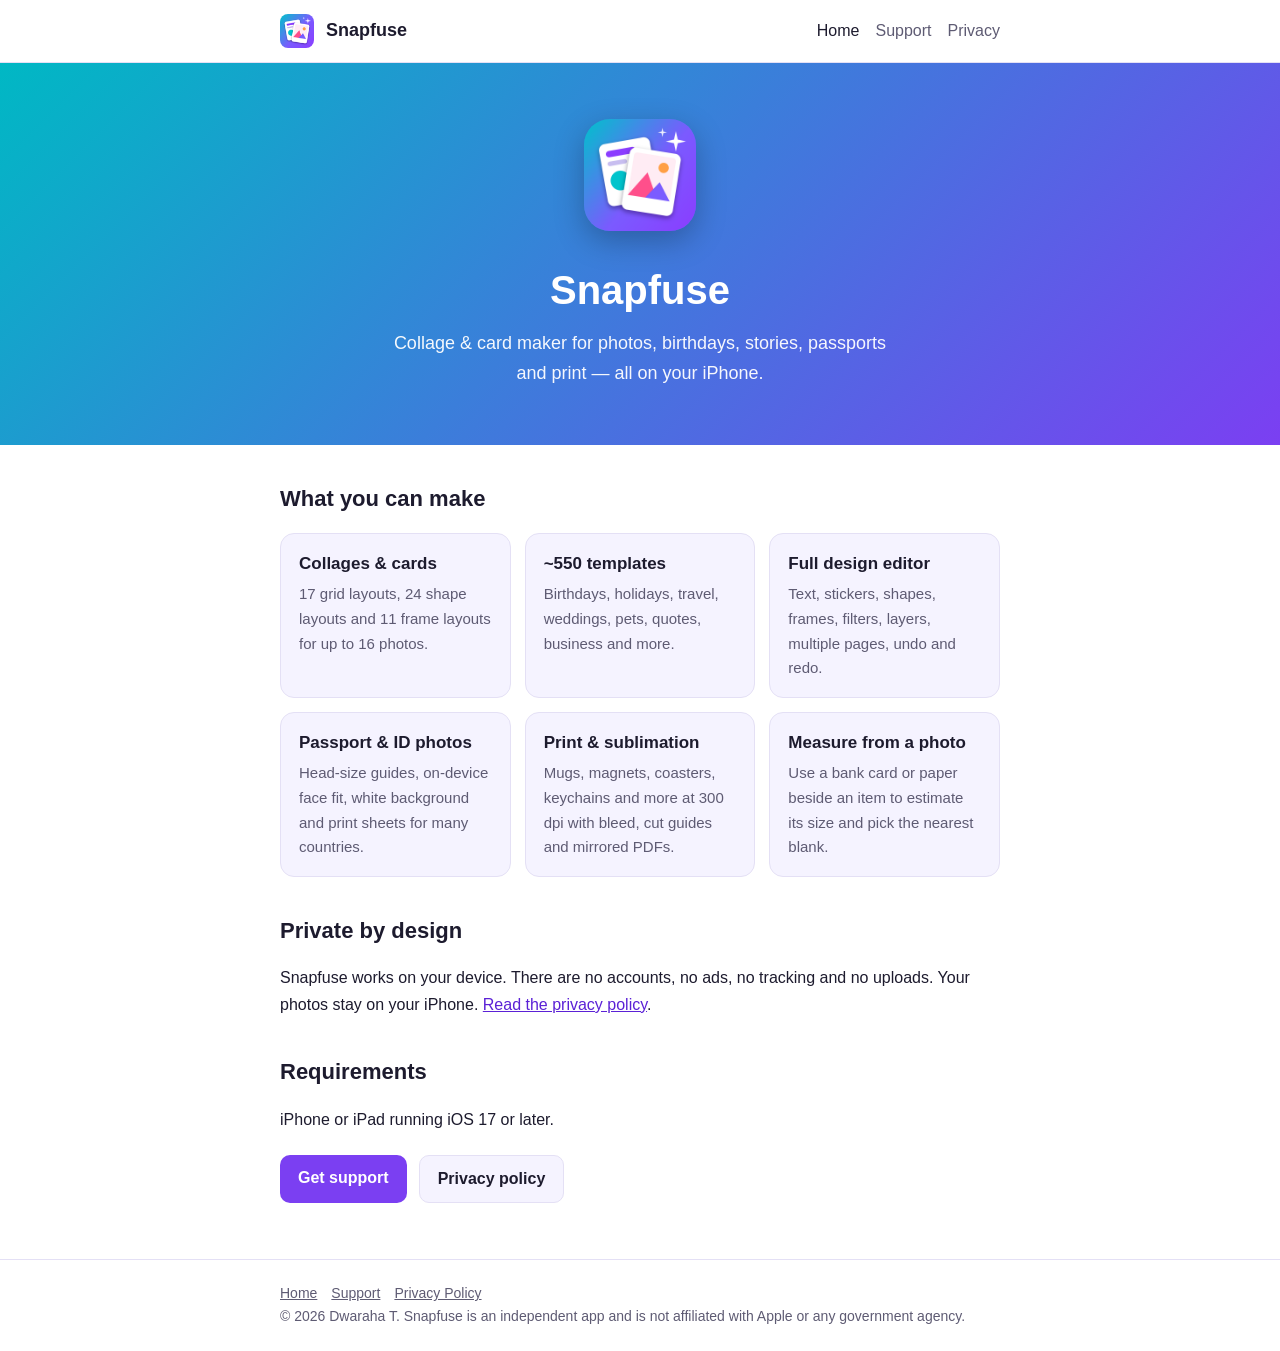
<file: index.html>
<!doctype html><html lang="en"><head><meta charset="utf-8"><meta name="viewport" content="width=device-width,initial-scale=1"><link rel="icon" href="favicon.png"><link rel="stylesheet" href="style.css"><title>Snapfuse – Collage &amp; Card Maker for iPhone</title><meta name="description" content="Snapfuse is an iPhone app for photo collages, birthday cards, stories, passport photos and print-ready designs. Works on your device, no account needed."></head><body>
<header class="top"><div class="wrap"><img src="favicon.png" alt=""><strong>Snapfuse</strong><nav><a href="index.html" aria-current="page">Home</a><a href="support.html">Support</a><a href="privacy.html">Privacy</a></nav></div></header>
<section class="hero"><img src="icon.png" alt="Snapfuse app icon"><h1>Snapfuse</h1><p>Collage &amp; card maker for photos, birthdays, stories, passports and print — all on your iPhone.</p></section>
<main><div class="wrap">
<h2 style="margin-top:0">What you can make</h2>
<div class="grid">
<div class="card"><h3>Collages &amp; cards</h3><p>17 grid layouts, 24 shape layouts and 11 frame layouts for up to 16 photos.</p></div>
<div class="card"><h3>~550 templates</h3><p>Birthdays, holidays, travel, weddings, pets, quotes, business and more.</p></div>
<div class="card"><h3>Full design editor</h3><p>Text, stickers, shapes, frames, filters, layers, multiple pages, undo and redo.</p></div>
<div class="card"><h3>Passport &amp; ID photos</h3><p>Head-size guides, on-device face fit, white background and print sheets for many countries.</p></div>
<div class="card"><h3>Print &amp; sublimation</h3><p>Mugs, magnets, coasters, keychains and more at 300 dpi with bleed, cut guides and mirrored PDFs.</p></div>
<div class="card"><h3>Measure from a photo</h3><p>Use a bank card or paper beside an item to estimate its size and pick the nearest blank.</p></div>
</div>
<h2>Private by design</h2>
<p>Snapfuse works on your device. There are no accounts, no ads, no tracking and no uploads. Your photos stay on your iPhone. <a href="privacy.html">Read the privacy policy</a>.</p>
<h2>Requirements</h2>
<p>iPhone or iPad running iOS 17 or later.</p>
<div class="btns"><a class="btn" href="support.html">Get support</a><a class="btn alt" href="privacy.html">Privacy policy</a></div>
</div></main>
<footer><div class="wrap"><a href="index.html">Home</a><a href="support.html">Support</a><a href="privacy.html">Privacy Policy</a><br>&copy; 2026 Dwaraha T. Snapfuse is an independent app and is not affiliated with Apple or any government agency.</div></footer></body></html>
</file>
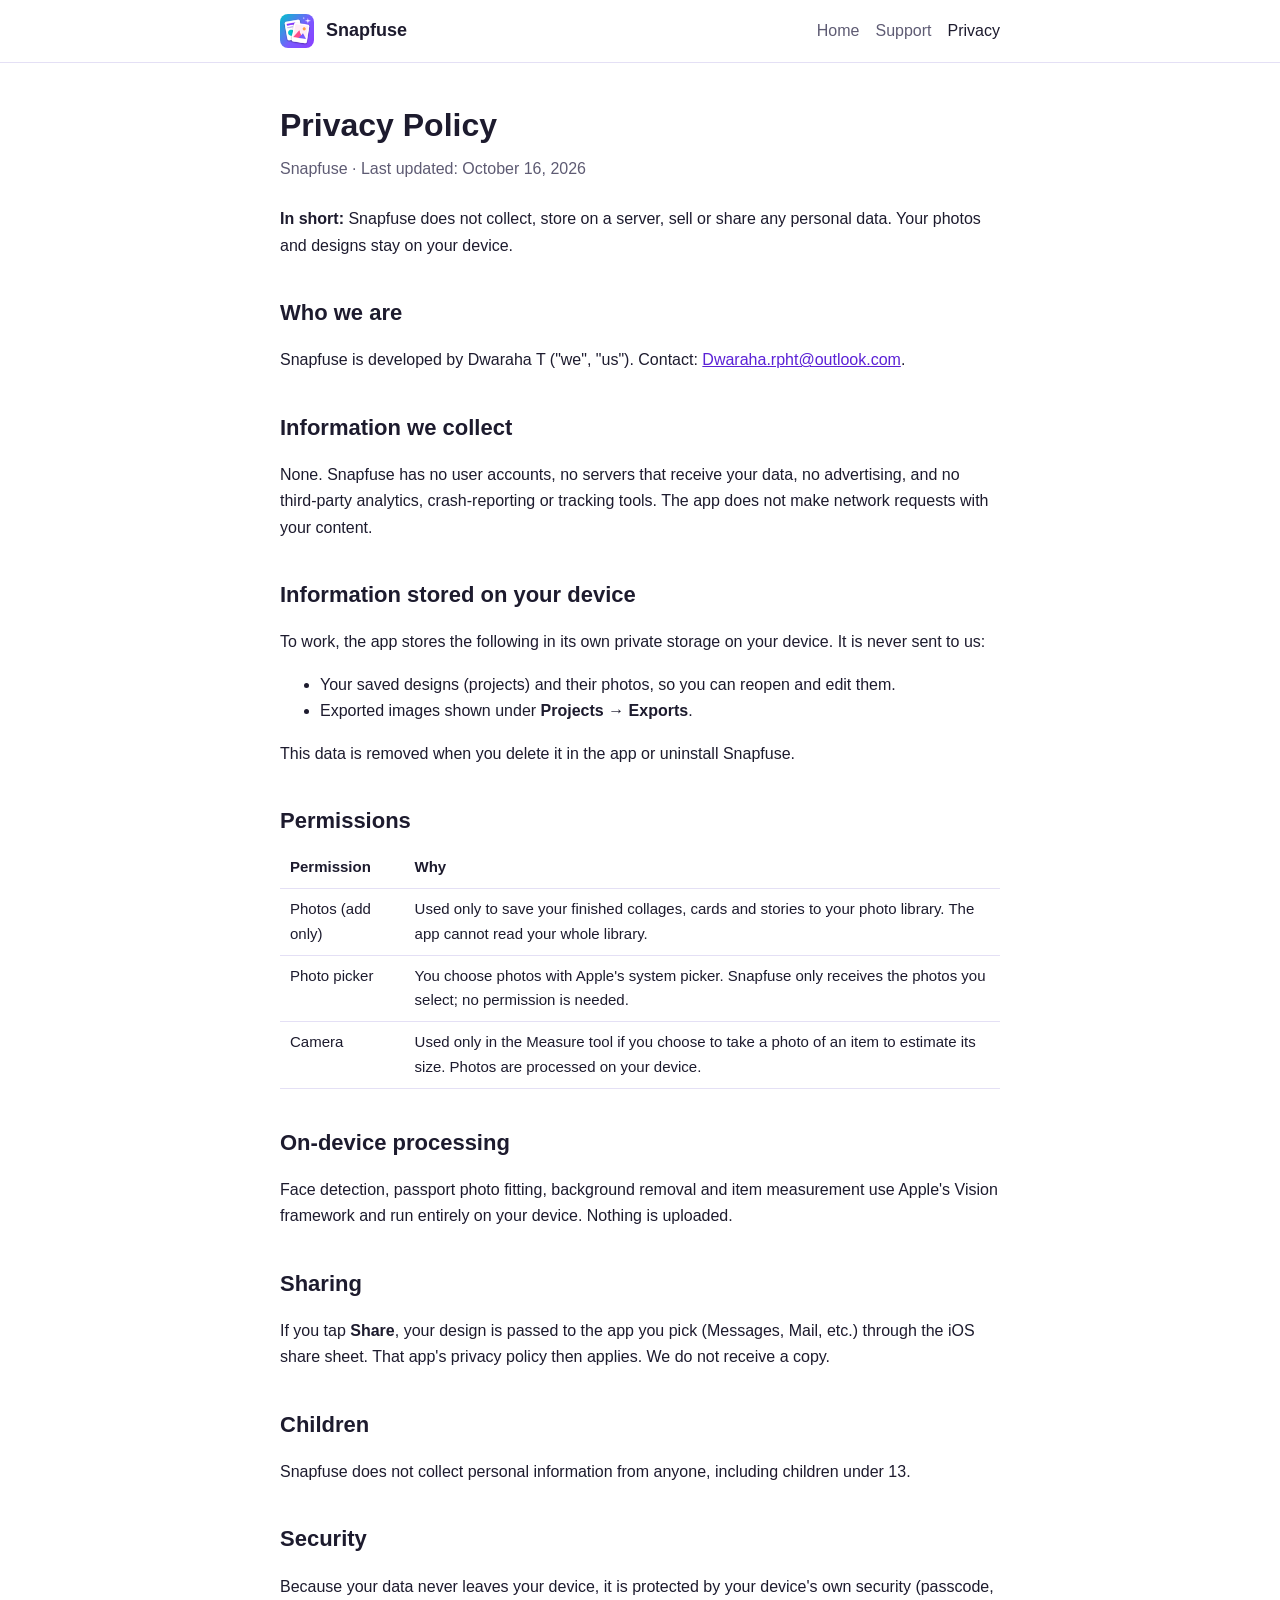
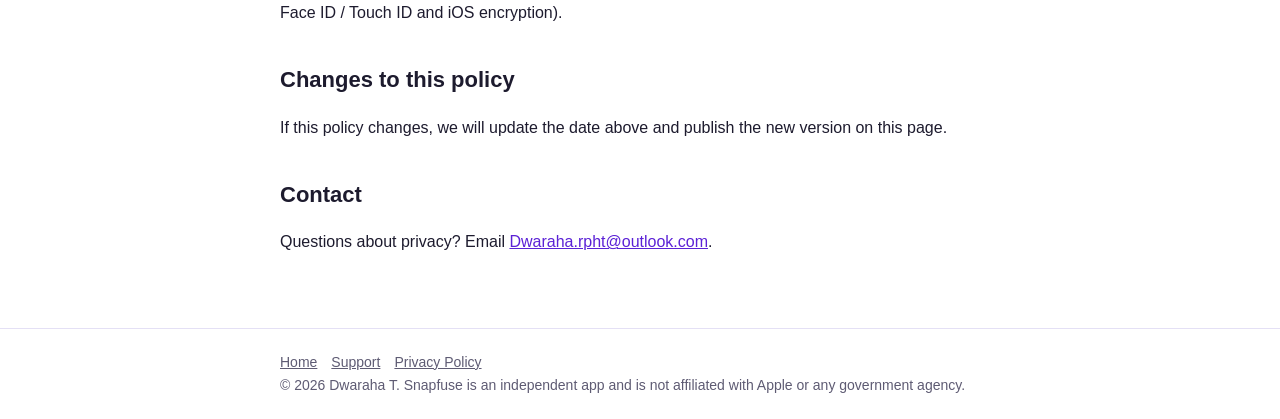
<file: privacy.html>
<!doctype html><html lang="en"><head><meta charset="utf-8"><meta name="viewport" content="width=device-width,initial-scale=1"><link rel="icon" href="favicon.png"><link rel="stylesheet" href="style.css"><title>Snapfuse Privacy Policy</title><meta name="description" content="Privacy policy for the Snapfuse app: no data collection, no tracking, photos stay on your device."></head><body>
<header class="top"><div class="wrap"><img src="favicon.png" alt=""><strong>Snapfuse</strong><nav><a href="index.html">Home</a><a href="support.html">Support</a><a href="privacy.html" aria-current="page">Privacy</a></nav></div></header>
<main><div class="wrap">
<h1 class="page">Privacy Policy</h1>
<p class="meta">Snapfuse &middot; Last updated: October 16, 2026</p>

<p><b>In short:</b> Snapfuse does not collect, store on a server, sell or share any personal data. Your photos and designs stay on your device.</p>

<h2>Who we are</h2>
<p>Snapfuse is developed by Dwaraha T ("we", "us"). Contact: <a href="mailto:Dwaraha.rpht@outlook.com">Dwaraha.rpht@outlook.com</a>.</p>

<h2>Information we collect</h2>
<p>None. Snapfuse has no user accounts, no servers that receive your data, no advertising, and no third-party analytics, crash-reporting or tracking tools. The app does not make network requests with your content.</p>

<h2>Information stored on your device</h2>
<p>To work, the app stores the following in its own private storage on your device. It is never sent to us:</p>
<ul>
<li>Your saved designs (projects) and their photos, so you can reopen and edit them.</li>
<li>Exported images shown under <b>Projects → Exports</b>.</li>
</ul>
<p>This data is removed when you delete it in the app or uninstall Snapfuse.</p>

<h2>Permissions</h2>
<table>
<tr><th>Permission</th><th>Why</th></tr>
<tr><td>Photos (add only)</td><td>Used only to save your finished collages, cards and stories to your photo library. The app cannot read your whole library.</td></tr>
<tr><td>Photo picker</td><td>You choose photos with Apple's system picker. Snapfuse only receives the photos you select; no permission is needed.</td></tr>
<tr><td>Camera</td><td>Used only in the Measure tool if you choose to take a photo of an item to estimate its size. Photos are processed on your device.</td></tr>
</table>

<h2>On-device processing</h2>
<p>Face detection, passport photo fitting, background removal and item measurement use Apple's Vision framework and run entirely on your device. Nothing is uploaded.</p>

<h2>Sharing</h2>
<p>If you tap <b>Share</b>, your design is passed to the app you pick (Messages, Mail, etc.) through the iOS share sheet. That app's privacy policy then applies. We do not receive a copy.</p>

<h2>Children</h2>
<p>Snapfuse does not collect personal information from anyone, including children under 13.</p>

<h2>Security</h2>
<p>Because your data never leaves your device, it is protected by your device's own security (passcode, Face ID / Touch ID and iOS encryption).</p>

<h2>Changes to this policy</h2>
<p>If this policy changes, we will update the date above and publish the new version on this page.</p>

<h2>Contact</h2>
<p>Questions about privacy? Email <a href="mailto:Dwaraha.rpht@outlook.com">Dwaraha.rpht@outlook.com</a>.</p>
</div></main>
<footer><div class="wrap"><a href="index.html">Home</a><a href="support.html">Support</a><a href="privacy.html">Privacy Policy</a><br>&copy; 2026 Dwaraha T. Snapfuse is an independent app and is not affiliated with Apple or any government agency.</div></footer></body></html>
</file>
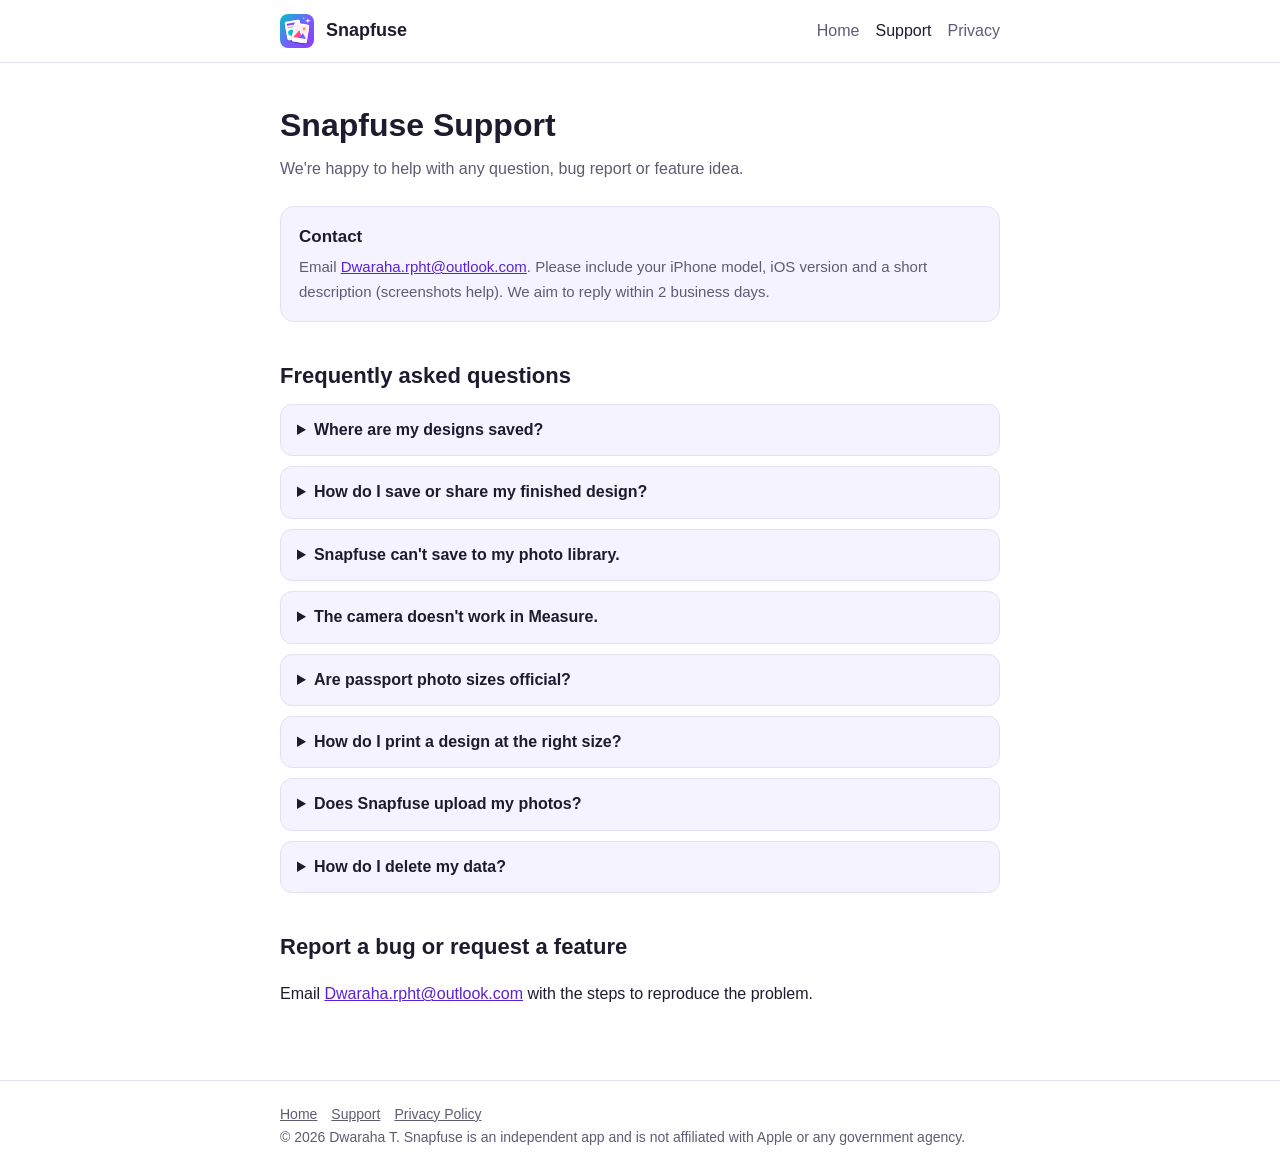
<file: support.html>
<!doctype html><html lang="en"><head><meta charset="utf-8"><meta name="viewport" content="width=device-width,initial-scale=1"><link rel="icon" href="favicon.png"><link rel="stylesheet" href="style.css"><title>Snapfuse Support</title><meta name="description" content="Help and contact information for the Snapfuse app."></head><body>
<header class="top"><div class="wrap"><img src="favicon.png" alt=""><strong>Snapfuse</strong><nav><a href="index.html">Home</a><a href="support.html" aria-current="page">Support</a><a href="privacy.html">Privacy</a></nav></div></header>
<main><div class="wrap">
<h1 class="page">Snapfuse Support</h1>
<p class="meta">We're happy to help with any question, bug report or feature idea.</p>
<div class="card"><h3>Contact</h3><p>Email <a href="mailto:Dwaraha.rpht@outlook.com?subject=Snapfuse%20Support">Dwaraha.rpht@outlook.com</a>. Please include your iPhone model, iOS version and a short description (screenshots help). We aim to reply within 2 business days.</p></div>

<h2>Frequently asked questions</h2>
<details><summary>Where are my designs saved?</summary><p>Designs autosave inside the app and appear under <b>Projects → Designs</b>. Exported images appear under <b>Projects → Exports</b>. Everything is stored on your device only. Deleting the app deletes this data, so save finished work to Photos first.</p></details>
<details><summary>How do I save or share my finished design?</summary><p>Open the design, tap Export, then choose <b>Save to Photos</b> or <b>Share</b>. Saving to Photos asks for "add photos" permission the first time.</p></details>
<details><summary>Snapfuse can't save to my photo library.</summary><p>Go to <b>Settings → Snapfuse → Photos</b> and allow adding photos. Then try exporting again.</p></details>
<details><summary>The camera doesn't work in Measure.</summary><p>The camera is only used in the Measure tool. Enable it in <b>Settings → Snapfuse → Camera</b>. You can also choose a photo from your library instead.</p></details>
<details><summary>Are passport photo sizes official?</summary><p>Sizes follow published government guidance at the time of release, but requirements change. Always confirm the latest rules on the official government website before submitting or printing. Snapfuse does not guarantee acceptance of any photo.</p></details>
<details><summary>How do I print a design at the right size?</summary><p>Choose a product in <b>Print</b> (or a custom size), design on the canvas, then export a print-ready PDF at true size. For sublimation, turn on <b>Mirror</b>. Print at 100% / "Actual size" with no scaling.</p></details>
<details><summary>Does Snapfuse upload my photos?</summary><p>No. Face detection and background removal run on your device using Apple's Vision framework. See the <a href="privacy.html">privacy policy</a>.</p></details>
<details><summary>How do I delete my data?</summary><p>Delete individual designs and exports inside the app, or delete the app to remove everything it stored. We hold no copy because nothing is sent to us.</p></details>

<h2>Report a bug or request a feature</h2>
<p>Email <a href="mailto:Dwaraha.rpht@outlook.com?subject=Snapfuse%20Feedback">Dwaraha.rpht@outlook.com</a> with the steps to reproduce the problem.</p>
</div></main>
<footer><div class="wrap"><a href="index.html">Home</a><a href="support.html">Support</a><a href="privacy.html">Privacy Policy</a><br>&copy; 2026 Dwaraha T. Snapfuse is an independent app and is not affiliated with Apple or any government agency.</div></footer></body></html>
</file>
<file: style.css>
:root{--bg:#fff;--fg:#1d1b2e;--muted:#5e5b73;--card:#f5f3ff;--line:#e4e0f5;--a:#7b3ff2;--b:#00b8c4;--link:#5b21d6}
@media (prefers-color-scheme:dark){:root{--bg:#14121f;--fg:#f1effa;--muted:#a9a5c4;--card:#1e1b30;--line:#2f2b49;--link:#a98bff}}
*{box-sizing:border-box}
body{margin:0;font:16px/1.65 -apple-system,BlinkMacSystemFont,"Segoe UI",Roboto,Helvetica,Arial,sans-serif;background:var(--bg);color:var(--fg)}
a{color:var(--link)}
.wrap{max-width:760px;margin:0 auto;padding:0 20px}
header.top{border-bottom:1px solid var(--line)}
header.top .wrap{display:flex;align-items:center;gap:12px;padding:14px 20px;flex-wrap:wrap}
header.top img{width:34px;height:34px;border-radius:8px}
header.top strong{font-size:18px;margin-right:auto}
nav a{margin-left:16px;text-decoration:none;color:var(--muted);font-weight:500}
nav a:hover,nav a[aria-current]{color:var(--fg)}
.hero{background:linear-gradient(135deg,var(--b),var(--a));color:#fff;text-align:center;padding:56px 20px}
.hero img{width:112px;height:112px;border-radius:26px;box-shadow:0 10px 30px rgba(0,0,0,.25)}
.hero h1{margin:18px 0 6px;font-size:40px}
.hero p{margin:0 auto;max-width:520px;font-size:18px;opacity:.95}
main{padding:36px 0 56px}
h1.page{font-size:32px;margin:0 0 4px}
h2{font-size:22px;margin:36px 0 8px}
.meta{color:var(--muted);margin:0 0 24px}
.grid{display:grid;grid-template-columns:repeat(auto-fit,minmax(220px,1fr));gap:14px;margin-top:16px}
.card{background:var(--card);border:1px solid var(--line);border-radius:14px;padding:16px 18px}
.card h3{margin:0 0 4px;font-size:17px}
.card p{margin:0;color:var(--muted);font-size:15px}
.btns{margin-top:22px;display:flex;gap:12px;flex-wrap:wrap}
.btn{display:inline-block;padding:10px 18px;border-radius:10px;background:var(--a);color:#fff;text-decoration:none;font-weight:600}
.btn.alt{background:var(--card);color:var(--fg);border:1px solid var(--line)}
details{background:var(--card);border:1px solid var(--line);border-radius:12px;padding:12px 16px;margin:10px 0}
summary{cursor:pointer;font-weight:600}
details p{margin:8px 0 0;color:var(--muted)}
table{border-collapse:collapse;width:100%;font-size:15px}
td,th{border-bottom:1px solid var(--line);padding:8px 10px;text-align:left;vertical-align:top}
footer{border-top:1px solid var(--line);color:var(--muted);font-size:14px;padding:22px 0}
footer a{color:var(--muted);margin-right:14px}
</file>
